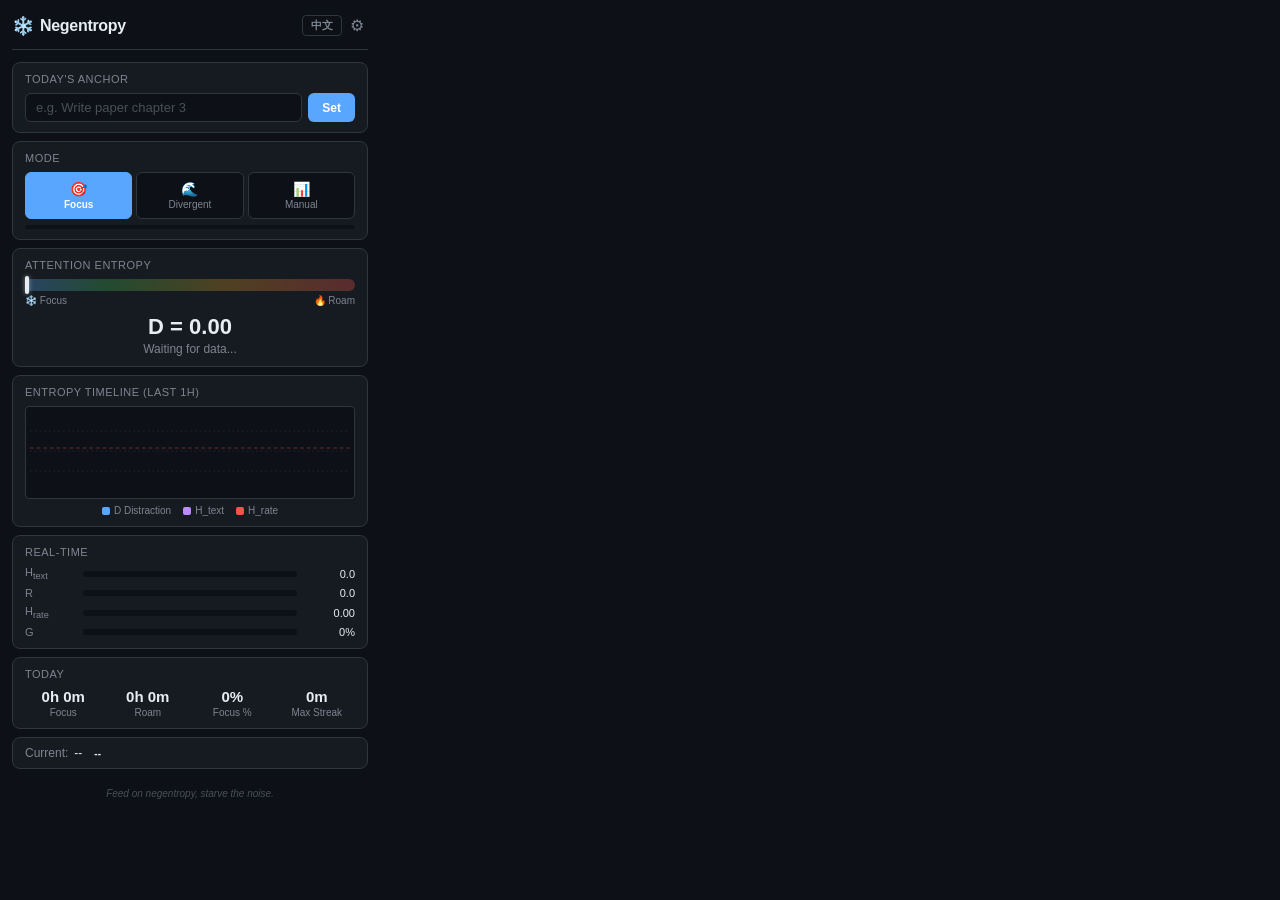
<file: popup.html>
<!DOCTYPE html>
<html lang="en">
<head>
  <meta charset="UTF-8">
  <meta name="viewport" content="width=device-width, initial-scale=1.0">
  <title>Negentropy</title>
  <link rel="stylesheet" href="popup.css">
</head>
<body>
  <div id="app">
    <!-- Header -->
    <div class="header">
      <div class="logo">
        <span class="logo-icon">❄️</span>
        <span class="logo-text">Negentropy</span>
      </div>
      <div class="header-actions">
        <button id="lang-btn" class="icon-btn lang-btn" title="Switch language">中文</button>
        <button id="settings-btn" class="icon-btn">⚙</button>
      </div>
    </div>

    <!-- Anchor -->
    <div class="section anchor-section">
      <label class="section-label" id="lbl-anchor">Today's Anchor</label>
      <div class="anchor-input-row">
        <input type="text" id="anchor-input" placeholder="e.g. Write paper chapter 3" maxlength="50">
        <button id="anchor-set-btn" class="btn-primary">Set</button>
      </div>
    </div>

    <!-- Mode -->
    <div class="section mode-section">
      <label class="section-label" id="lbl-mode">Mode</label>
      <div class="mode-buttons">
        <button class="mode-btn active" data-mode="focus">
          <span class="mode-icon">🎯</span>
          <span class="mode-name" id="mode-name-focus">Focus</span>
        </button>
        <button class="mode-btn" data-mode="divergent">
          <span class="mode-icon">🌊</span>
          <span class="mode-name" id="mode-name-divergent">Divergent</span>
        </button>
        <button class="mode-btn" data-mode="manual">
          <span class="mode-icon">📊</span>
          <span class="mode-name" id="mode-name-manual">Manual</span>
        </button>
      </div>
      <div class="mode-desc" id="mode-desc"></div>
    </div>

    <!-- Thermometer -->
    <div class="section thermometer-section">
      <label class="section-label" id="lbl-entropy">Attention Entropy</label>
      <div class="thermometer-container">
        <div class="thermometer-bar">
          <div class="thermometer-gradient"></div>
          <div class="thermometer-indicator" id="thermometer-indicator"></div>
        </div>
        <div class="thermometer-labels">
          <span class="label-low" id="lbl-focus">❄️ Focus</span>
          <span class="label-high" id="lbl-roam">🔥 Roam</span>
        </div>
      </div>
      <div class="thermometer-value" id="d-value">D = 0.00</div>
      <div class="thermometer-zone" id="d-zone">Waiting for data...</div>
    </div>

    <!-- Entropy Chart -->
    <div class="section chart-section">
      <label class="section-label" id="lbl-chart">Entropy Timeline (last 1h)</label>
      <div class="chart-container">
        <svg id="entropy-chart" width="100%" height="80" viewBox="0 0 340 80" preserveAspectRatio="none">
          <line x1="0" y1="20" x2="340" y2="20" stroke="#30363d" stroke-width="0.5" stroke-dasharray="2,3"/>
          <line x1="0" y1="40" x2="340" y2="40" stroke="#30363d" stroke-width="0.5" stroke-dasharray="2,3"/>
          <line x1="0" y1="60" x2="340" y2="60" stroke="#30363d" stroke-width="0.5" stroke-dasharray="2,3"/>
          <line x1="0" y1="37" x2="340" y2="37" stroke="#f85149" stroke-width="0.8" stroke-dasharray="4,3" opacity="0.5"/>
          <path id="chart-d-path" fill="none" stroke="#58a6ff" stroke-width="1.5" />
          <path id="chart-htext-path" fill="none" stroke="#bc8cff" stroke-width="1" opacity="0.6"/>
          <path id="chart-hrate-path" fill="none" stroke="#f85149" stroke-width="1" opacity="0.6"/>
        </svg>
      </div>
      <div class="chart-legend">
        <span class="legend-item"><span class="legend-dot" style="background:#58a6ff"></span><span id="legend-d">D Distraction</span></span>
        <span class="legend-item"><span class="legend-dot" style="background:#bc8cff"></span>H_text</span>
        <span class="legend-item"><span class="legend-dot" style="background:#f85149"></span>H_rate</span>
      </div>
    </div>

    <!-- Metrics -->
    <div class="section metrics-section">
      <label class="section-label" id="lbl-metrics">Real-time</label>
      <div class="metric-row">
        <span class="metric-label">H<sub>text</sub></span>
        <div class="metric-bar-container"><div class="metric-bar" id="h-text-bar" style="background:#bc8cff"></div></div>
        <span class="metric-value" id="h-text-value">0.0</span>
      </div>
      <div class="metric-row">
        <span class="metric-label">R</span>
        <div class="metric-bar-container"><div class="metric-bar" id="r-bar" style="background:#d29922"></div></div>
        <span class="metric-value" id="r-value">0.0</span>
      </div>
      <div class="metric-row">
        <span class="metric-label">H<sub>rate</sub></span>
        <div class="metric-bar-container"><div class="metric-bar" id="h-rate-bar" style="background:#f85149"></div></div>
        <span class="metric-value" id="h-rate-value">0.00</span>
      </div>
      <div class="metric-row">
        <span class="metric-label">G</span>
        <div class="metric-bar-container"><div class="metric-bar" id="g-bar" style="background:#3fb950"></div></div>
        <span class="metric-value" id="g-value">0%</span>
      </div>
    </div>

    <!-- Stats -->
    <div class="section stats-section">
      <label class="section-label" id="lbl-stats">Today</label>
      <div class="stats-grid">
        <div class="stat-item">
          <span class="stat-value" id="focus-time">0h 0m</span>
          <span class="stat-label" id="stat-label-focus">Focus</span>
        </div>
        <div class="stat-item">
          <span class="stat-value" id="roam-time">0h 0m</span>
          <span class="stat-label" id="stat-label-roam">Roam</span>
        </div>
        <div class="stat-item">
          <span class="stat-value" id="focus-ratio">0%</span>
          <span class="stat-label" id="stat-label-ratio">Focus %</span>
        </div>
        <div class="stat-item">
          <span class="stat-value" id="max-streak">0m</span>
          <span class="stat-label" id="stat-label-streak">Max Streak</span>
        </div>
      </div>
    </div>

    <!-- Current -->
    <div class="section current-section">
      <div class="current-domain">
        <span class="current-label" id="lbl-current">Current:</span>
        <span id="current-domain" class="domain-text">--</span>
        <span id="current-category" class="category-badge">--</span>
      </div>
    </div>

    <div class="footer">
      <span class="footer-text" id="footer-text">Feed on negentropy, starve the noise.</span>
    </div>
  </div>

  <script src="i18n.js"></script>
  <script src="popup.js"></script>
</body>
</html>
</file>
<file: popup.css>
/* ═══ Negentropy Popup Styles ═══ */
:root {
  --bg: #0d1117;
  --bg-card: #161b22;
  --bg-hover: #1f2630;
  --border: #30363d;
  --text: #e6edf3;
  --text-muted: #7d8590;
  --text-dim: #484f58;
  --blue: #58a6ff;
  --green: #3fb950;
  --yellow: #d29922;
  --red: #f85149;
  --purple: #bc8cff;
  --radius: 8px;
}

* { margin: 0; padding: 0; box-sizing: border-box; }

body {
  width: 380px;
  font-family: -apple-system, BlinkMacSystemFont, 'Segoe UI', sans-serif;
  background: var(--bg);
  color: var(--text);
  font-size: 13px;
  overflow-x: hidden;
}

#app { padding: 12px; }

/* Header */
.header {
  display: flex; justify-content: space-between; align-items: center;
  margin-bottom: 12px; padding-bottom: 10px;
  border-bottom: 1px solid var(--border);
}
.logo { display: flex; align-items: center; gap: 6px; }
.logo-icon { font-size: 18px; }
.logo-text { font-size: 16px; font-weight: 700; letter-spacing: -0.3px; }
.icon-btn {
  background: none; border: none; color: var(--text-muted);
  font-size: 16px; cursor: pointer; padding: 4px; border-radius: 4px;
}
.icon-btn:hover { background: var(--bg-hover); color: var(--text); }
.lang-btn {
  font-size: 11px; font-weight: 600; padding: 2px 8px;
  border: 1px solid var(--border); border-radius: 4px;
  margin-right: 4px; min-width: 36px;
}
.header-actions { display: flex; align-items: center; }

/* Sections */
.section {
  background: var(--bg-card); border: 1px solid var(--border);
  border-radius: var(--radius); padding: 10px 12px; margin-bottom: 8px;
}
.section-label {
  display: block; font-size: 11px; color: var(--text-muted);
  margin-bottom: 8px; text-transform: uppercase; letter-spacing: 0.5px;
}

/* Anchor */
.anchor-input-row { display: flex; gap: 6px; }
#anchor-input {
  flex: 1; background: var(--bg); border: 1px solid var(--border);
  border-radius: 6px; padding: 6px 10px; color: var(--text);
  font-size: 13px; outline: none;
}
#anchor-input:focus { border-color: var(--blue); }
#anchor-input::placeholder { color: var(--text-dim); }
.btn-primary {
  background: var(--blue); color: #fff; border: none; border-radius: 6px;
  padding: 6px 14px; font-size: 12px; font-weight: 600; cursor: pointer; white-space: nowrap;
}
.btn-primary:hover { opacity: 0.9; }

/* Mode */
.mode-buttons { display: flex; gap: 4px; margin-bottom: 6px; }
.mode-btn {
  flex: 1; background: var(--bg); border: 1px solid var(--border);
  border-radius: 6px; padding: 8px 4px; color: var(--text-muted);
  font-size: 11px; cursor: pointer; transition: all 0.15s;
  display: flex; flex-direction: column; align-items: center; gap: 2px;
}
.mode-btn:hover { border-color: var(--text-muted); color: var(--text); }
.mode-btn.active { background: var(--blue); border-color: var(--blue); color: #fff; font-weight: 600; }
.mode-btn.active.divergent { background: var(--purple); border-color: var(--purple); }
.mode-btn.active.manual { background: var(--text-muted); border-color: var(--text-muted); }
.mode-icon { font-size: 14px; }
.mode-name { font-size: 10px; }
.mode-desc {
  font-size: 10px; color: var(--text-muted); text-align: center;
  padding: 2px 4px; border-radius: 4px; background: var(--bg);
}

/* Thermometer */
.thermometer-container { margin: 8px 0; }
.thermometer-bar { position: relative; height: 12px; border-radius: 6px; overflow: visible; margin-bottom: 4px; }
.thermometer-gradient {
  position: absolute; inset: 0; border-radius: 6px;
  background: linear-gradient(90deg, #58a6ff 0%, #3fb950 25%, #d29922 60%, #f85149 100%);
  opacity: 0.3;
}
.thermometer-indicator {
  position: absolute; top: -3px; width: 4px; height: 18px;
  background: var(--text); border-radius: 2px; transition: left 0.5s ease;
  left: 0%; box-shadow: 0 0 4px rgba(255,255,255,0.5);
}
.thermometer-labels { display: flex; justify-content: space-between; font-size: 10px; color: var(--text-muted); }
.thermometer-value {
  text-align: center; font-size: 22px; font-weight: 700;
  margin: 6px 0 2px; font-variant-numeric: tabular-nums;
}
.thermometer-zone { text-align: center; font-size: 12px; color: var(--text-muted); }
.thermometer-zone.focus { color: var(--blue); }
.thermometer-zone.alert { color: var(--yellow); }
.thermometer-zone.roam { color: var(--red); }

/* Chart */
.chart-section { padding: 10px 12px; }
.chart-container {
  background: var(--bg); border-radius: 4px; padding: 4px;
  border: 1px solid var(--border);
}
.chart-legend {
  display: flex; gap: 12px; justify-content: center; margin-top: 6px;
}
.legend-item {
  display: flex; align-items: center; gap: 4px;
  font-size: 10px; color: var(--text-muted);
}
.legend-dot {
  width: 8px; height: 8px; border-radius: 2px; display: inline-block;
}

/* Metrics */
.metric-row { display: flex; align-items: center; gap: 8px; margin-bottom: 6px; }
.metric-row:last-child { margin-bottom: 0; }
.metric-label { width: 50px; font-size: 11px; color: var(--text-muted); white-space: nowrap; }
.metric-bar-container {
  flex: 1; height: 6px; background: var(--bg);
  border-radius: 3px; overflow: hidden;
}
.metric-bar { height: 100%; border-radius: 3px; transition: width 0.5s ease; width: 0%; }
.metric-value {
  width: 50px; text-align: right; font-size: 11px;
  font-variant-numeric: tabular-nums; color: var(--text);
}

/* Stats */
.stats-grid { display: grid; grid-template-columns: 1fr 1fr 1fr 1fr; gap: 8px; }
.stat-item { text-align: center; }
.stat-value { display: block; font-size: 15px; font-weight: 700; font-variant-numeric: tabular-nums; }
.stat-label { display: block; font-size: 10px; color: var(--text-muted); margin-top: 2px; }

/* Current */
.current-section { padding: 8px 12px; }
.current-domain { display: flex; align-items: center; gap: 6px; font-size: 12px; }
.current-label { color: var(--text-muted); }
.domain-text {
  color: var(--text); font-weight: 500;
  overflow: hidden; text-overflow: ellipsis; white-space: nowrap; max-width: 180px;
}
.category-badge { font-size: 10px; padding: 1px 6px; border-radius: 10px; font-weight: 600; }
.category-badge.S1 { background: rgba(63,185,80,0.2); color: var(--green); }
.category-badge.S2 { background: rgba(210,153,34,0.2); color: var(--yellow); }
.category-badge.S3 { background: rgba(248,81,73,0.2); color: var(--red); }
.category-badge.S4 { background: rgba(125,133,144,0.2); color: var(--text-muted); }

/* Footer */
.footer { text-align: center; padding: 8px 0 4px; }
.footer-text { font-size: 10px; color: var(--text-dim); font-style: italic; }
</file>
